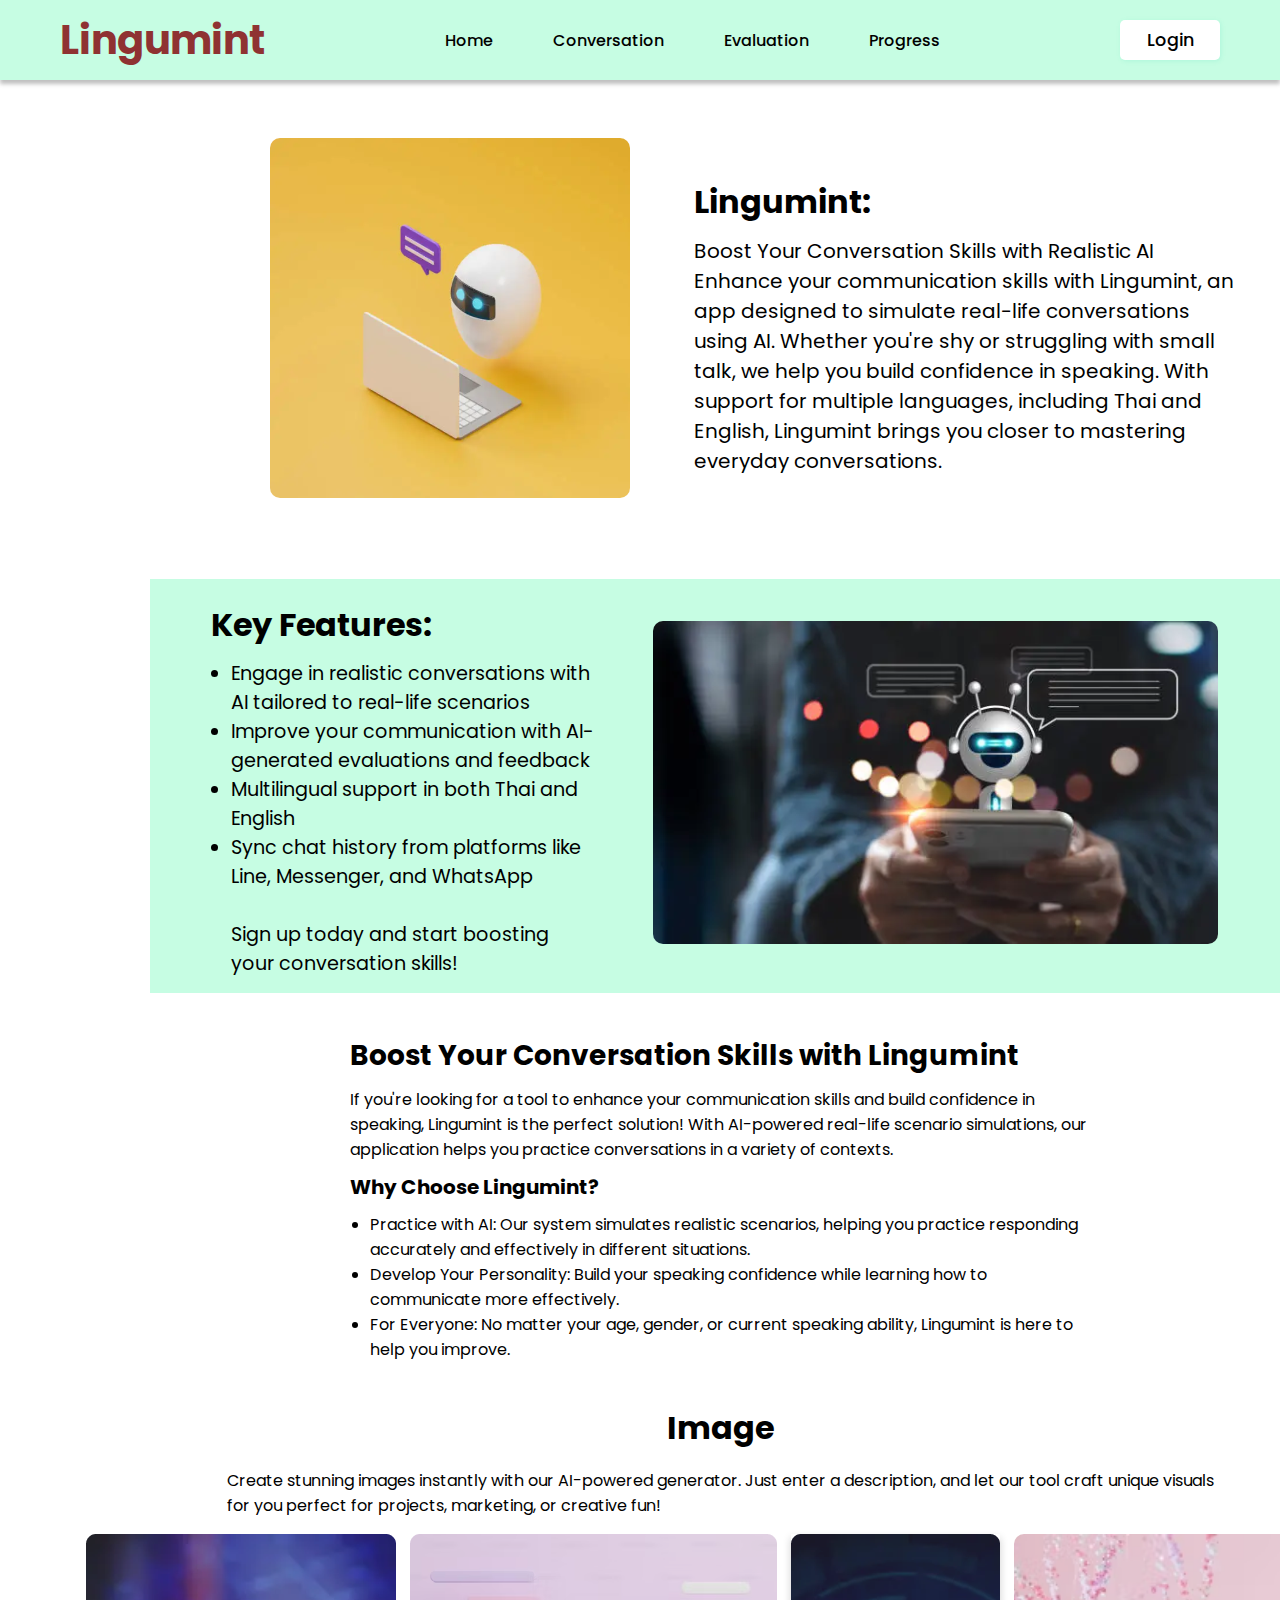
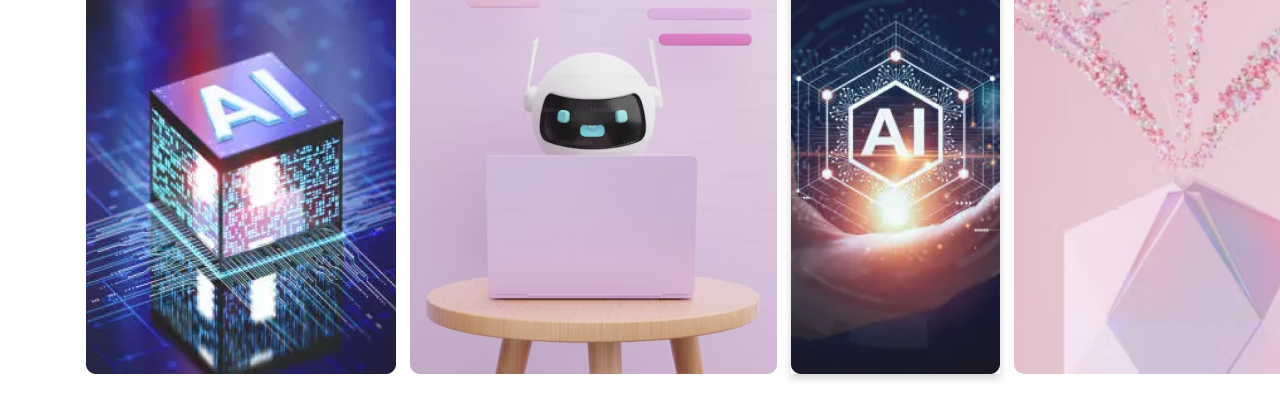
<file: index.html>
<!DOCTYPE html>
<html lang="en">
<head>
    <meta charset="UTF-8">
    <meta name="viewport" content="width=device-width, initial-scale=1.0">
    <title>Lingumint</title>
    <link rel="stylesheet" href="css/index.css">
    <link rel="stylesheet" href="https://site-assets.fontawesome.com/releases/v6.5.1/css/all.css">
    <link rel="icon" href="img/logoLingumint.webp">
</head>
<body>
    <header> <!--Header-->
        <nav>
            <div class="nav-con">
                <div class="logo">
                    <a href="index.html"><p>Lingumint</p></a>
                </div>
                    <ul class="menu">
                            
                        <li><a href="index.html">Home</a></li>
                        <li><a href="conversation.html">Conversation </a></li>
                        <li><a href="evaluation.html">Evaluation </a></li>
                        <li><a href="#">Progress</a></li>
                    </ul>
                    
                    <div class="login-btn" id="login-btn" onclick="LoginForm()">
                        <button  type="button" > Login </button>
                    </div>
                    <div id="user-profile"
                    class="user-profile">
                       <a href="UserProfile.html"><i class="fa-regular fa-user"></i></a> 
                    </div>

            </div> <!--End of nav-con-->
        </nav>
    </header> <!--End of Header-->

    <section>  <!-- Section 1-->
        <div class="container">
            <div class="overview">
                <section class="overview-box">
                    <div class="overview-img-box">
                        <img src="img/Helperbot 1.svg" alt="">
                    </div>
                        
                            <div class="overview-text-box">
                                <h4>Lingumint:</h4>
                                    <p> Boost Your Conversation Skills with Realistic AI Enhance your communication skills with Lingumint, an app designed to simulate real-life conversations using AI. Whether you're shy or struggling with small talk, we help you build confidence in speaking. With support for multiple languages, including Thai and English, Lingumint brings you closer to mastering everyday conversations.</p>
                            </div>
                </section>
            </div>

            <div class="feature">
                <div class="feature-box">
                     <div class="feature-text-box">
                        <h4>Key Features:</h4>
                        <ul class="feature-list">
                            <li>Engage in realistic conversations with AI  tailored to real-life scenarios </li>
                            <li>Improve your communication with AI-generated  evaluations and feedback</li>
                            <li>Multilingual support in both Thai and English</li>
                            <li> Sync chat history from platforms like Line, Messenger, and WhatsApp</li>
                            <br>
                            <p>Sign up today and start boosting <br>
                                your conversation skills!</p>
                        </ul>
                     </div>
                     <div class="feature-img-box">
                        <img src="img/chatbot 1.svg" alt="">
                    </div>
                </div>
            </div>

            <div class="conversation">
                <div class="conver-box">
                    <div class="conver-box-text">
                        <h4>Boost Your Conversation Skills with Lingumint</h4>
                        <p> If you're looking for a tool to enhance your communication skills and build confidence in speaking, Lingumint is the perfect solution! With AI-powered real-life scenario simulations, our application helps you practice conversations in a variety of contexts.</p>
                        <h5>Why Choose Lingumint?</h5>
                            <ul class="conver-list">
                                <li> Practice with AI: Our system simulates realistic scenarios, helping you practice responding accurately and effectively in different situations.</li>
                                <li> Develop Your Personality: Build your speaking confidence while learning how to communicate more effectively.</li>
                                <li> For Everyone: No matter your age, gender, or current speaking ability, Lingumint is here to help you improve.</li>
                            </ul>
                    </div>
                </div>
            </div>
        </div>
    </section> <!-- End of Section 1-->

    <section>   <!-- Section 2-->
        <div class="container">
            <div class="img-head">
                <h3>Image</h3>
            </div>

            <div class="img-description">
                <p>Create stunning images instantly with our AI-powered generator.  Just enter a description, and let our tool craft unique visuals <br> for you perfect for projects, marketing, or creative fun!</p>
            </div>
            
            <div class="img-box">
                <img src="img/AIBlock.png" alt="" class="img-card1">
                <img src="img/chatpink.png" alt="" class="img-card2">
                <img src="img/AI Int.png" alt="" class="img-card3">
                <img src="img/3Dcell.png" alt="" class="img-card4">
            </div>
        </div>
    </section>  <!-- End of Section 2-->

    <script src="js/login.js"></script>
</body>
</html>
</file>
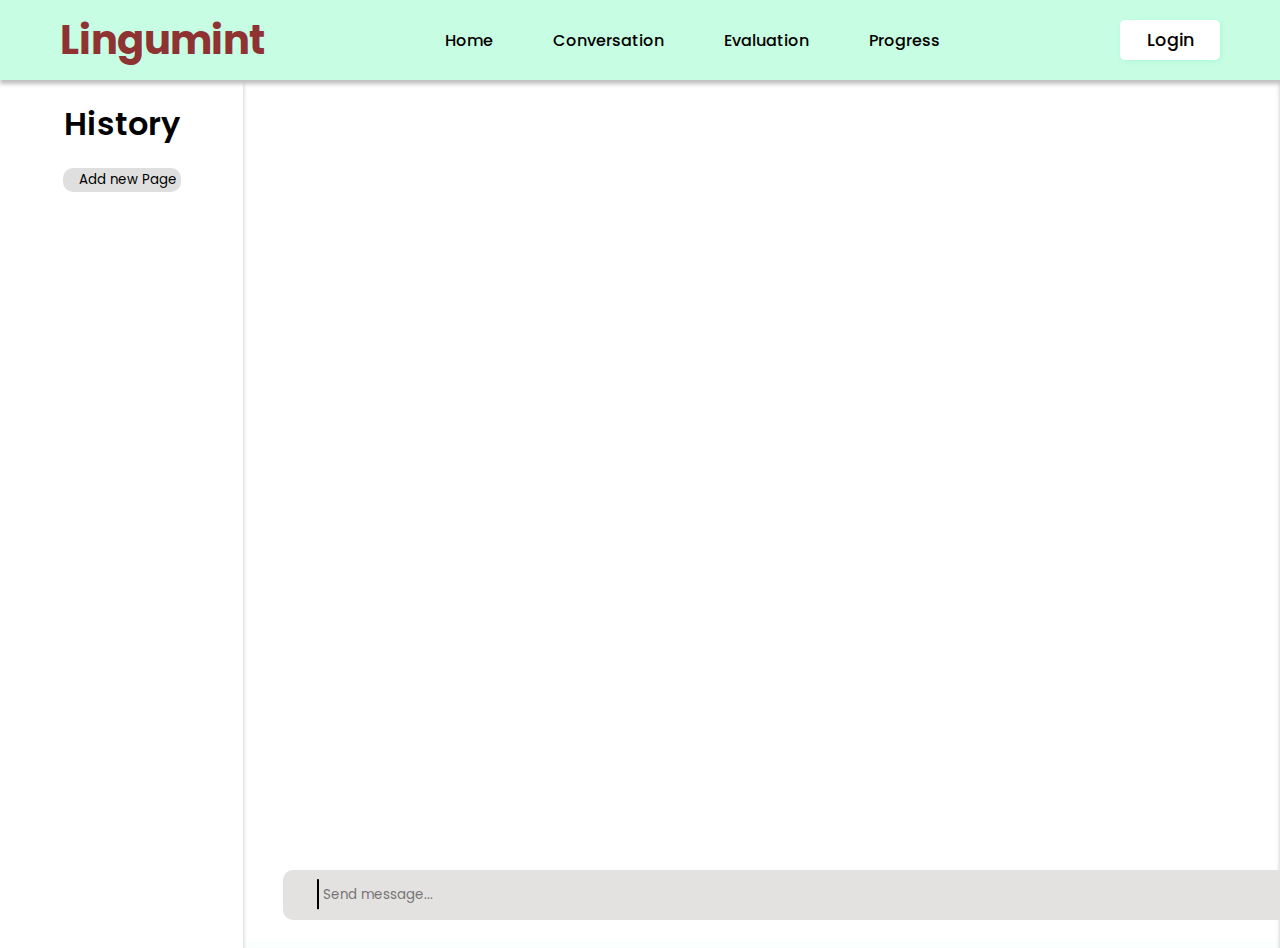
<file: conversation.html>
<!DOCTYPE html>
<html lang="en">
<head>
    <meta charset="UTF-8">
    <meta name="viewport" content="width=device-width, initial-scale=1.0">
    <title>Lingumint</title>
    <link rel="stylesheet" href="css/conversation.css">
    <link rel="stylesheet" href="https://site-assets.fontawesome.com/releases/v6.5.1/css/all.css">
    <link rel="icon" href="img/logoLingumint.webp">
</head>
<body>
    <header> <!--Header-->
        <nav>
            <div class="nav-con">
                <div class="logo">
                    <a href="index.html"><p>Lingumint</p></a>
                </div>
                    <ul class="menu">
                            
                        <li><a href="index.html">Home</a></li>
                        <li><a href="conversation.html">Conversation </a></li>
                        <li><a href="evaluation.html">Evaluation </a></li>
                        <li><a href="#">Progress</a></li>
                    </ul>
                    
                    <div class="login-btn" id="login-btn" onclick="LoginForm()">
                        <button  type="submit" > Login </button>
                    </div>
                    <div id="user-profile"
                    class="user-profile">
                       <a href="UserProfile.html"><i class="fa-regular fa-user"></i></a> 
                    </div>

            </div> <!--End of nav-con-->
        </nav>
    </header> <!--End of Header-->

    <section class="conver-con">
        <div class="history-con">
            <div class="history-title">
                <h3>History</h3>
            </div>
            <button id="addnew-page" class="addnew-page" type="submit"><i class="fa-solid fa-plus "></i>Add new Page</button>
            <ul id="chat-room-list" class="chat-room-list">
                <!-- Chat rooms will be dynamically generated here -->
            </ul> 
        </div>
    
        <div class="chat-con" >
            <div class="display-box" id="display-box"></div>
    
            <form id="chat-form" class="chat-form">
                <button id="clip" class="clip" type="button"><i class="fa-solid fa-paperclip fa-rotate-by"
                        style="--fa-rotate-angle: -45deg;"></i></button>
    
                <hr>
                <input id="message-input" type="text" placeholder="Send message..." required>
    
                <button id="send" class="send" type="submit"><i class="fa-regular fa-location-arrow fa-rotate-by"
                        style="--fa-rotate-angle: 45deg;"></i></button>
            </form>
        </div>
    </section>

    <script src="js/login.js"></script>
    <script src="js/chat.js"></script>
</body>
</html>
</file>
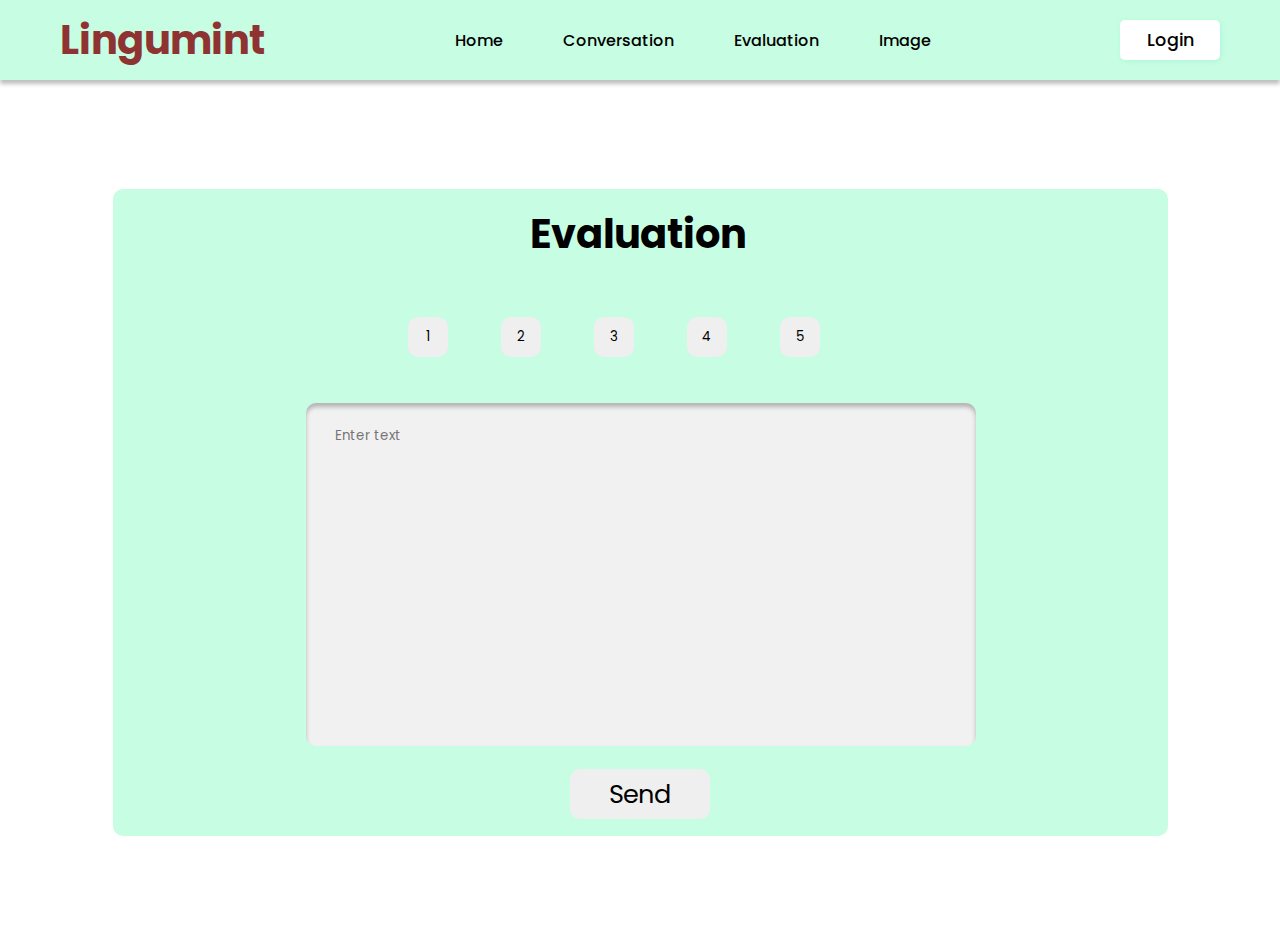
<file: evaluation.html>
<!DOCTYPE html>
<html lang="en">
<head>
    <meta charset="UTF-8">
    <meta name="viewport" content="width=device-width, initial-scale=1.0">
    <title>Lingumint</title>
    <link rel="stylesheet" href="css/evaluation.css">
    <link rel="stylesheet" href="https://site-assets.fontawesome.com/releases/v6.5.1/css/all.css">
    <link rel="icon" href="img/logoLingumint.webp">
</head>
<body>
    <header> <!--Header-->
        <nav>
            <div class="nav-con">
                <div class="logo">
                    <a href="index.html"><p>Lingumint</p></a>
                </div>
                    <ul class="menu">
                            
                        <li><a href="index.html">Home</a></li>
                        <li><a href="conversation.html">Conversation </a></li>
                        <li><a href="evaluation.html">Evaluation </a></li>
                        <li><a href="index.html#img-box">Image</a></li>
                    </ul>
                    
                    <div class="login-btn" id="login-btn" onclick="LoginForm()">
                        <button  type="submit" > Login </button>
                    </div>
                    <div id="user-profile"
                    class="user-profile">
                       <a href="UserProfile.html"><i class="fa-regular fa-user"></i></a> 
                    </div>

            </div> <!--End of nav-con-->
        </nav>
    </header> <!--End of Header-->

    <section>
        <form action="" id="evaluation-box" class="evaluation-box">
            <h2>Evaluation</h2>

            <div class="rate-score">
                <button id="rate1" type="button" value="1">1</button>
                <button id="rate2" type="button" value="2">2</button>
                <button id="rate3" type="button" value="3">3</button>
                <button id="rate4" type="button" value="4">4</button>
                <button id="rate5" type="button" value="5">5</button>
            </div>

            <textarea type="text" class="feedback" id="feedback" placeholder="Enter text" rows="5" cols="50"></textarea>
        
            <button type="button" id="sending" class="sending">Send</button>

            <div id="overlay" class="overlay"></div>

            <div id="showpopup" class="showpopup">
                <span>Thank you!</span>
                <span>Thanks for submittings your  Evaluation </span>
                <span>have a good day </span>
                <img class="smile" src="img/Smile.svg" alt="">

                <button id="close-popup" class="close-popup" type="submit">OK</button>
            </div>
        </form>
    </section>

    <script src="js/login.js"></script>
    <script src="js/evaluation.js"></script>
</body>
</html>
</file>
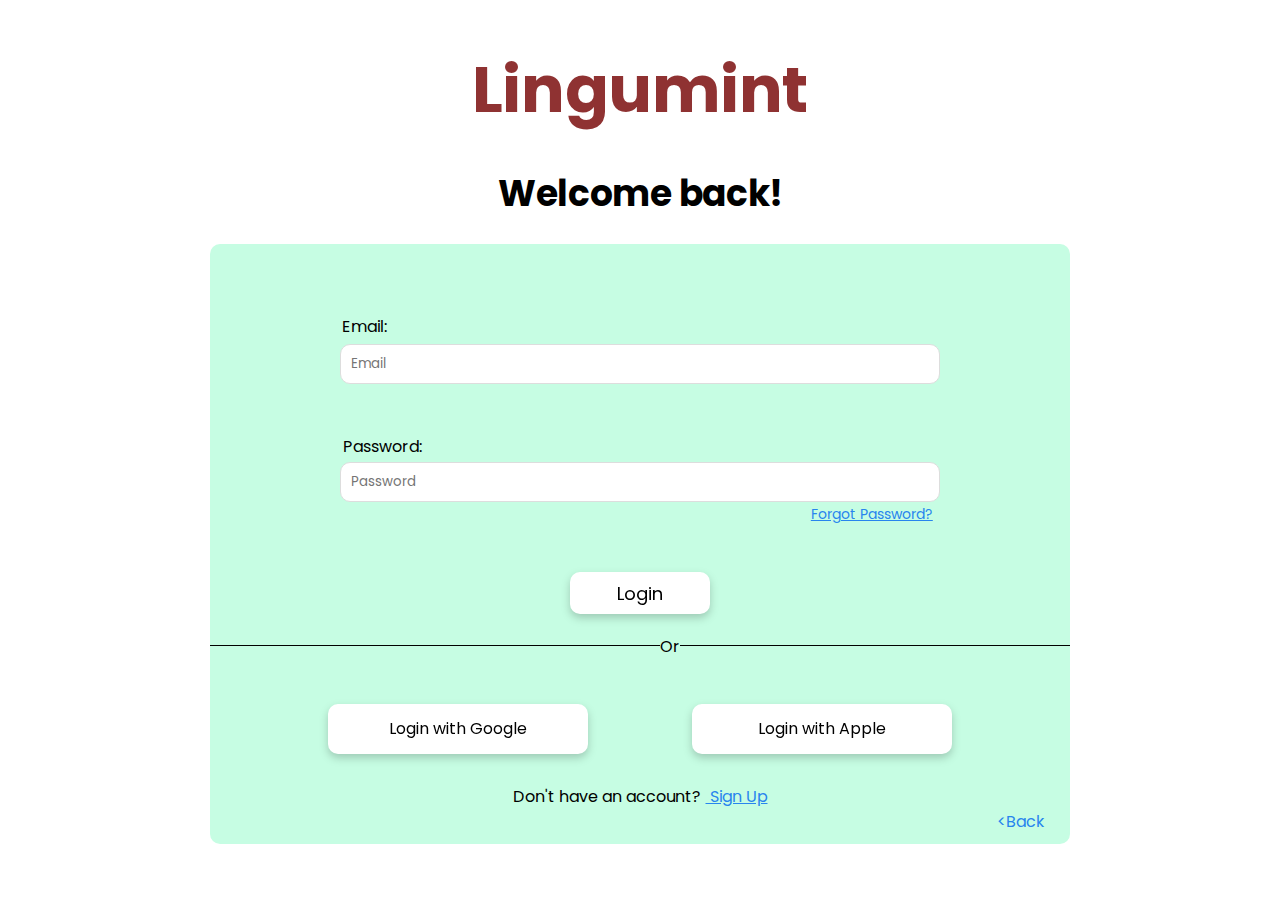
<file: login.html>
<!DOCTYPE html>
<html lang="en">
<head>
    <meta charset="UTF-8">
    <meta name="viewport" content="width=device-width, initial-scale=1.0">
    <title>Lingumint</title>
    <link rel="stylesheet" href="css/login.css">
    <link rel="stylesheet" href="https://site-assets.fontawesome.com/releases/v6.5.1/css/all.css">
    <link rel="icon" href="img/logoLingumint.webp">
  
</head>
<body>
    <div class="container">
        <h1 class="Lingumint">
            Lingumint 
        </h1>
    </div>
    <div class="container">
        <h2 class="welcome">Welcome back!</h2>
    </div>
        <form action="" id="login-form" class="login-form">
                <label class="mail">Email:</label>
                <input id="login-email" class="email" type="email" placeholder="Email" required>
                <label class="pass">Password:</label>  
                <input id="login-password" class="password" type="password" placeholder="Password" required>
            <a href="Resetpassword.html" class="forgot"> Forgot Password? </a>
            <button type="submit" class="loggedin" id="login-btn">Login</button>

            <div class="line">
                <p>Or</p>
            </div>

            <div class="social-login-btn">
                <a href="" class="google"><i class="fa-brands fa-google"></i>  Login with Google</a>
                <a href="" class="apple"><i class="fa-brands fa-apple"></i>  Login with Apple</a>
            </div>
            <p>Don't have an account?<a href="signup.html"> Sign Up</a></p>

            <div class="back">
                <a href="index.html"><span><</span>Back </a>
            </div>
        </form>
    
        <script src="js/login.js"></script>
        <script src="js/localstorage.js"></script>
</body>
</html>
</file>
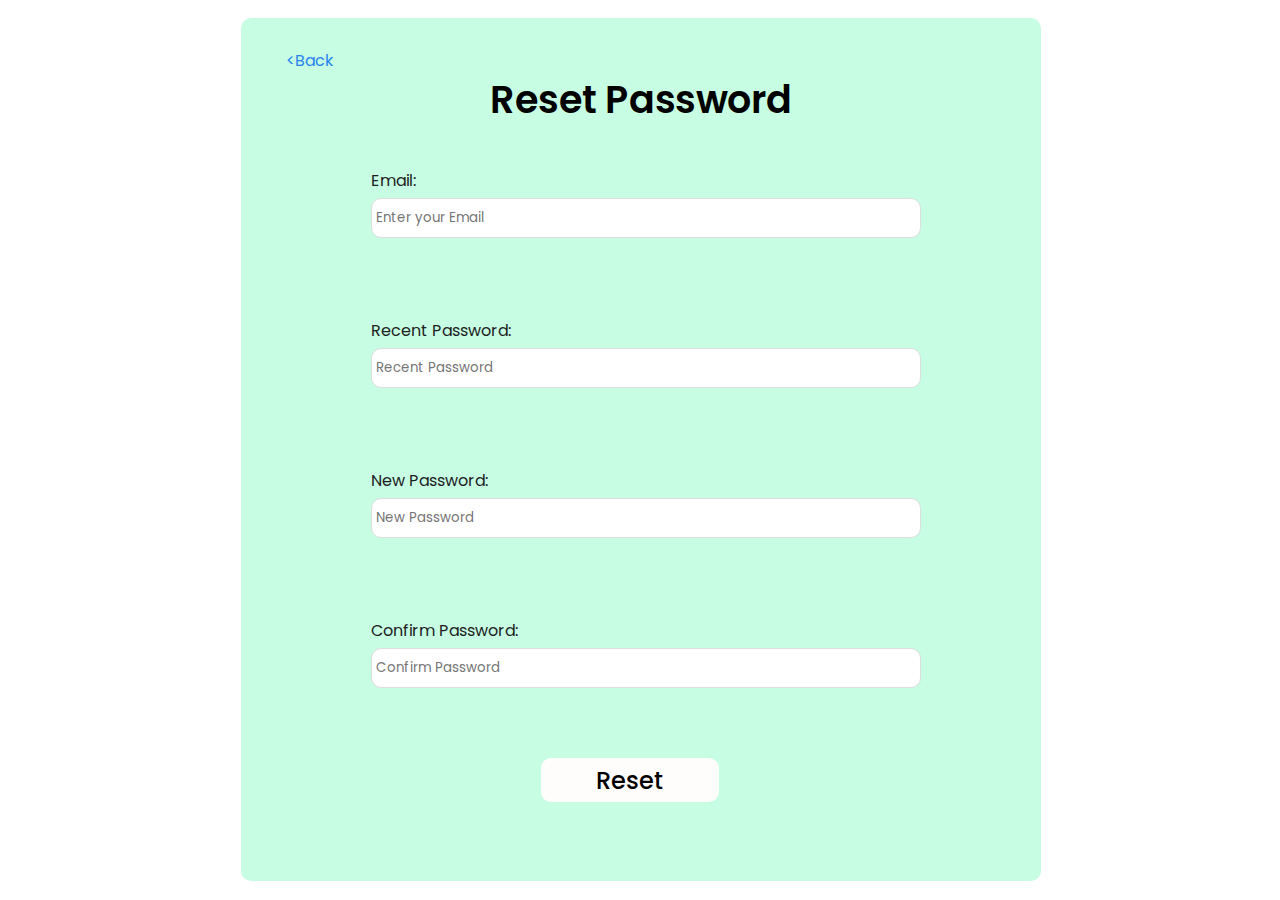
<file: Resetpassword.html>
<!DOCTYPE html>
<html lang="en">
<head>
    <meta charset="UTF-8">
    <meta name="viewport" content="width=device-width, initial-scale=1.0">
    <title>Lingumint</title>
    <link rel="stylesheet" href="/css/Resetpassword.css">
    <link rel="stylesheet" href="https://site-assets.fontawesome.com/releases/v6.5.1/css/all.css">
    <link rel="icon" href="img/logoLingumint.webp">
</head>

<body>
    <div class="container">
        <form id="Reset-Form" class="Reset-Form">
            <h1 class="reset-header">
                Reset Password
            </h1>
            <ul>
                <label class="Labelemail">Email:</label>
                <input id="Email" class="Email" type="text" placeholder="Enter your Email" >
                <label class="Labelpass">Recent Password:</label>
                <input id="recentPassword" class="Password" type="password" placeholder="Recent Password" >
                <label class="LabNewpass">New Password:</label>
                <input id="NewPass" class="NewPass" type="password" placeholder="New Password">
                <label class="LabConfirmpass">Confirm Password:</label>
                <input id="ConfirmPass" class="ConfirmPass" type="password" placeholder="Confirm Password" >

                <a href="index.html"><button  type="submit" class="Reset" >Reset</button></a>
            </ul>
            
            <div class="back">
                <a href="login.html"><span><</span>Back </a>
            </div>
        </form>
    </div>
    <script src="js/resetpass.js"></script>
</body>
</html>
</file>
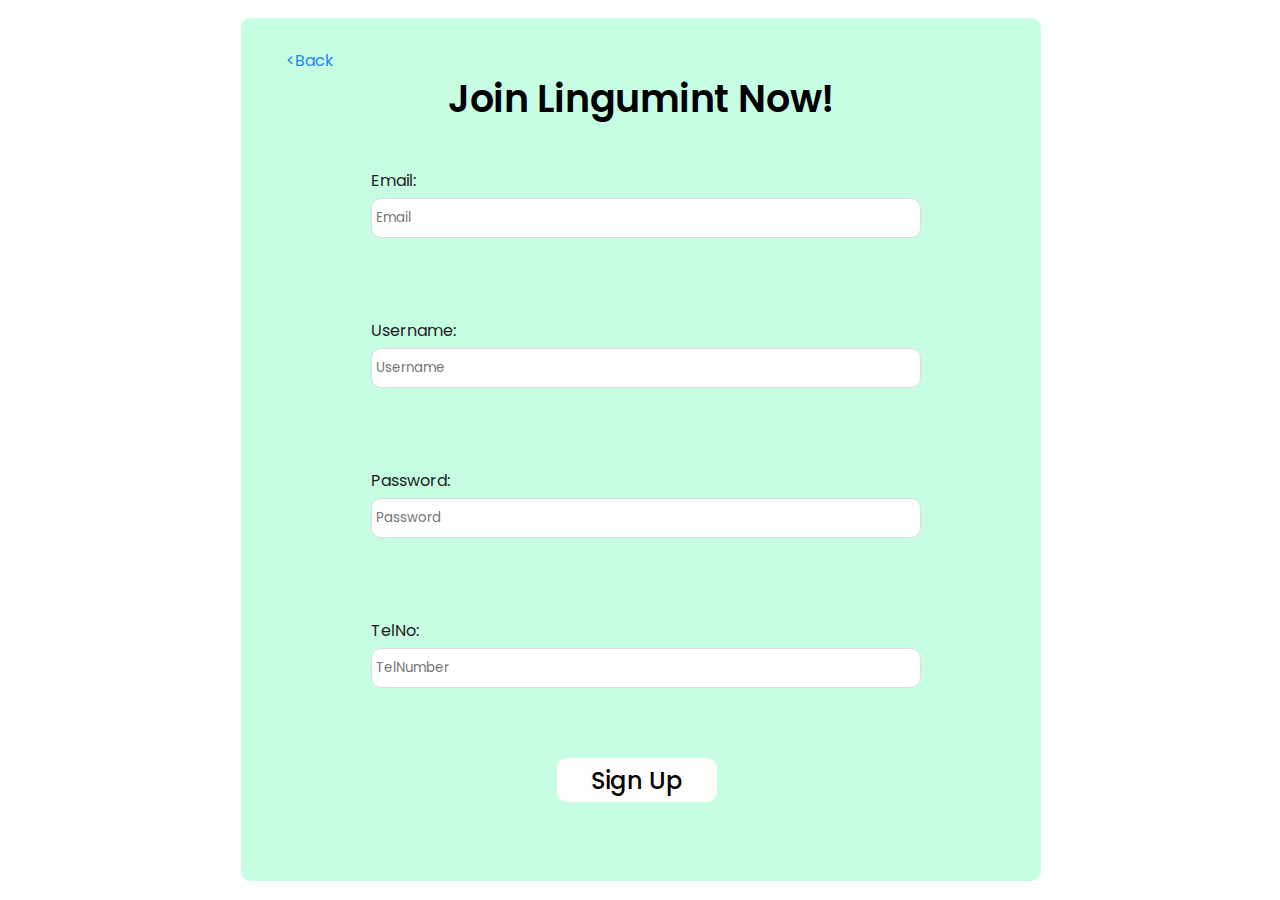
<file: signup.html>
<!DOCTYPE html>
<html lang="en">
<head>
    <meta charset="UTF-8">
    <meta name="viewport" content="width=device-width, initial-scale=1.0">
    <title>Lingumint</title>
    <link rel="stylesheet" href="css/signup.css">
    <link rel="stylesheet" href="https://site-assets.fontawesome.com/releases/v6.5.1/css/all.css">
    <link rel="icon" href="img/logoLingumint.webp">
</head>
<body>
    <div class="container">
        <form action="submit" class="signup-Form" id="signup-Form">
            <ul>
                <h1 class="signup-header">
                    Join Lingumint Now!
                </h1>
            
                <label for="email" class="Labelemail">Email:</label>
                <input id="createEmail" class="Email" type="text" placeholder="Email" required>

                <label for="username" class="Labelname">Username:</label>
                <input id="createUsername" class="username" type="text" placeholder="Username" required>

                <label for="password" class="Labelpass">Password:</label>
                <input id="createPassword" class="Password" type="password" placeholder="Password" required>
                
                <label for="telNo" class="LabelTel">TelNo:</label>
                <input id="createTelNumber" class="TelNo" type="tel" placeholder="TelNumber" required >

                <button type="submit" class="Signup" >Sign Up</button>

                <div class="back">
                    <a href="login.html"><span><</span>Back </a>
                </div>
            </ul>
        </form>
    </div>

    <script src="js/login.js"></script>
    <script src="js/localstorage.js"></script>

</body>
</html>
</file>
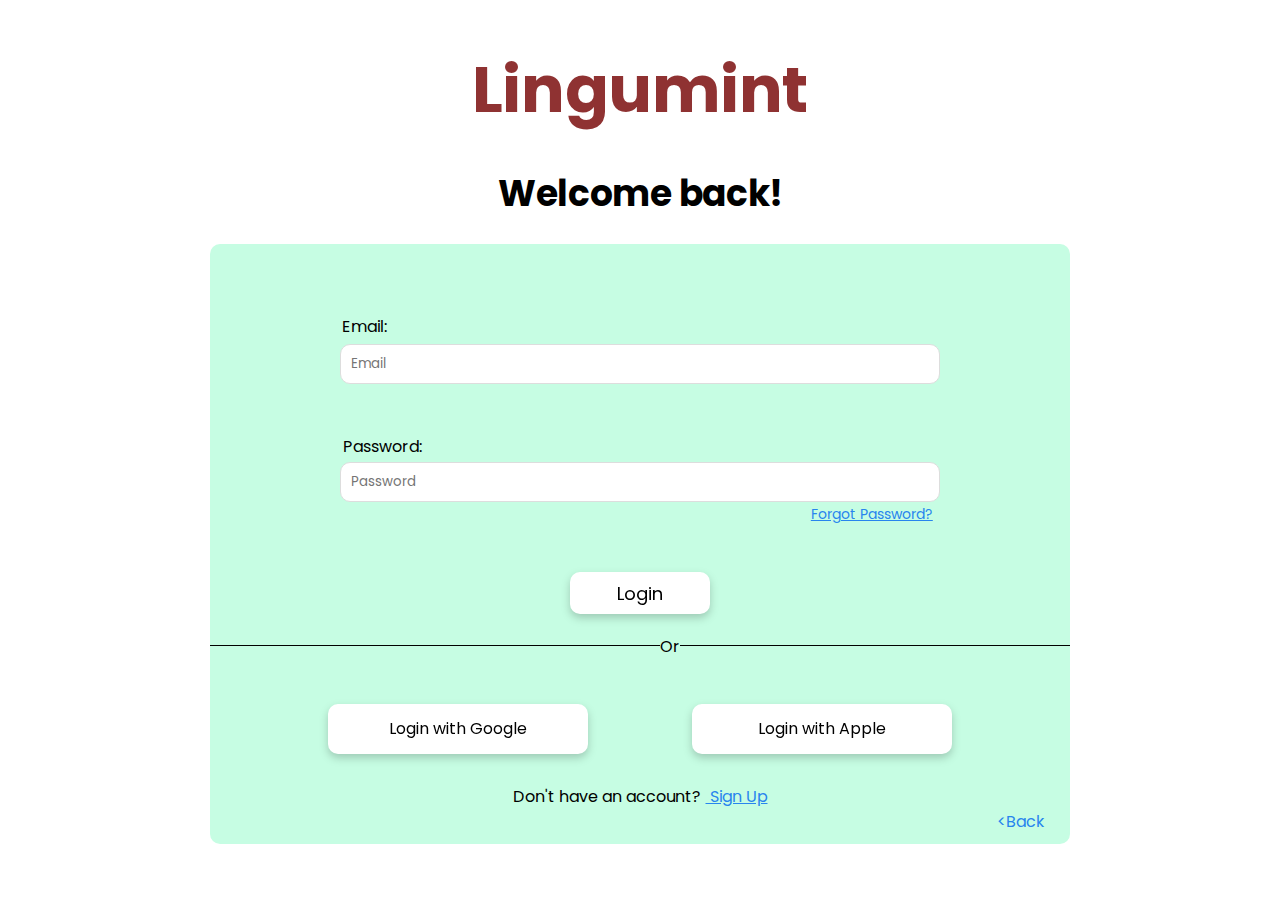
<file: UserProfile.html>
<!DOCTYPE html>
<html lang="en">

<head>
    <meta charset="UTF-8">
    <meta name="viewport" content="width=device-width, initial-scale=1.0">
    <title>UserProfile</title>
    <link rel="stylesheet" href="css/UserProfile.css">
    <link rel="stylesheet" href="https://site-assets.fontawesome.com/releases/v6.5.1/css/all.css">
</head>

<body>
    <div class="container">
        <form class="profile-form" id="profile-form">
            <div class="profile-header">
                <h1>Profile</h1>
            </div>
            <ul>
                <div id="user-profile" class="user-profile">
                    <i class="fa-regular fa-user"></i>
                </div>
                <label class="edit-label-user" for="user">Username:</label>
                <input class="edit-User" id="edit-User" type="text" required disabled>

                <label class="edit-label-email" for="email">Email:</label>
                <input class="edit-Email" id="edit-Email" type="email" required disabled>

                <label class="edit-label-telNo" for="tel">TelNumber:</label>
                <input class="edit-Tel" id="edit-Tel" type="tel" required disabled>

                <label class="edit-label-status" for="status">Status:</label>
                <input class="edit-Status" id="edit-Status" type="text" required disabled>

                <div class="back">
                    <a href="index.html"><span>
                            <</span>Back </a>
                </div>

                    <button class="signout" id="logout-btn" type="submit">Sign Out</button>

                    <button  class="edit-btn" id="edit-btn" type="button">Edit Profile</button>

                <button id="save-btn" class="save-btn" type="submit">Save</button>
                <button id="cancel-btn" class="cancel-btn" type="button">Cancel</button>
            </ul>
        </form>
    </div>

    <script src="js/login.js"></script>
    <script src="js/profile.js"></script>
</body>

</html>
</file>
<file: css/index.css>
@import url('https://fonts.googleapis.com/css2?family=Poppins:ital,wght@0,100;0,200;0,300;0,400;0,500;0,600;0,700;0,800;0,900;1,100;1,200;1,300;1,400;1,500;1,600;1,700;1,800;1,900&display=swap');
*{
    margin: 0;
    padding: 0;
    box-sizing: border-box;
    font-family: 'Poppins','serif';
}
body{
    overflow: scroll;
}
.container{
    min-width: 1440px;
    /* min-height: 2000px; */
    margin: 0 auto;
    /* border: 1px solid #000000; */
}
nav{
    background-color: #C6FDE3;
    box-shadow: 0px 4px 4px rgba(0, 0, 0, 0.25);
} 
.nav-con{
    display: flex;
    height: 80px;
    align-items: center;
    justify-content: space-between;
    /* border: 1px solid #8F3232; */
    padding: 10px 60px;
}
.logo{
    display: flex;
    font-size: 40px;
    font-weight: 700;
    font-family: 'Poppins', sans-serif;
    color: #8F3232;
    align-items: center;
    
    & a{
        text-decoration: none !important;
        color: #8F3232;
    }

}
.menu {
    display: flex;
    list-style: none;
    font-weight: 500;
}

.menu li a{
    text-decoration: none;
    margin: 0 30px;
    color: #000000; 
}
.menu li a:hover{
    color: #8F3232;
    border-bottom: 2px solid #8F3232;
    transition: initial .5s;
}

.login-btn {
    display: flex;
    align-items: center;
    justify-content: center;
    color: #000000;
    width: 100px;
    height: 40px;
    border-radius: 5px;
    background-color: #FFFFFF;
    cursor: pointer;
    box-shadow: 1px 1px 4px rgba(104, 226, 196, 0.25);

    & button {
        cursor: pointer;
        font-weight: 500;
        border: none;
        font-size: 1.1rem;
        background-color: transparent;
    }

    &:hover {
        background-color: #dddddd;
        transform: scale(1.1);
        transition: .5s ease-out;
    }
}

.user-profile{
    background-color: #F5F5F5;
    border-radius: 100%;
    width: 42px;
    height: 42px;
    align-items: center;
    justify-content: center;
    cursor: pointer;

    & i{
        color: #000;
        font-size: 1.2rem;
    }
}





@keyframes flipimg {
    0% {
        transform: rotateY(0deg);
    }
    100% {
        transform: rotateY(180deg);
    }
}

/* Overview */
.overview{
    padding: 16px 12px;
}

.overview-box{
    display: flex;
    align-items: center;
    justify-content: center;
}
.overview-box h4{
    font-weight: bold;
    font-size: 32px;
    margin: 10px 0;
}
.overview-box img{
    padding: 42px 64px;
    cursor: pointer;

    &:hover {
        animation: flipimg 2s 0.5s;
    }
}
.overview-text-box{
    width: 540px;
    font-size: 20px;
}
/* Feature */
.feature{
    padding: 16px 12px;
}

.feature-box{
    display: flex;
    align-items: center;
    justify-content: center;
    background-color: #C6FDE3;
    width: 1140px;
    margin: 0 auto;
}

.feature-box h4{
    font-weight: bold;
    font-size: 2rem;
    margin: 10px 0;
    display: flex;
    justify-content: flex-start;
}

.feature-box img{
    padding: 42px;
    object-fit: cover;
    object-position: center;
    width: 100%;
}

.feature-text-box{
    padding: 0 0 0 30px;
    width: 430px;
    height: 390px;
    font-size: 1.2rem;
    color: #000000;

}

.feature-list{
    margin: 10px 0;
    padding-left: 20px;
    width: 400px;
    
}
/* Conversation */
.conversation{
    padding: 16px 12px;
    display: flex;
    align-items: center;
    justify-content: center;
}
.conver-box{
    width: 740px;
}
.conver-box h4{
    font-weight: bold;
    font-size: 28px;
    margin: 10px 0;
}
.conver-box h5{
    font-weight: bold;
    font-size: 20px;
    margin: 10px 0;

}

.conver-box p{
    margin: 10px 0;
}
.conver-list{
    padding-left: 20px;
    margin: 10px 0;
}
.img-head h3{
    display: flex;
    align-items: center;
    justify-content: center;
    font-size: 2rem;
    padding: 16px 12px;
    
}

.img-description p{
    display: flex;
    justify-content: center;
    align-items: center;
    font-size: 1rem;
    padding: 0 12px 16px;
}

.img-box{
    display: flex;
    gap: 14px;
    padding: 0 12px;
    align-items: center;
    justify-content: center;
    margin: 0 0 40px;

    & .img-card1{
        display: flex;
        cursor: pointer;
        opacity: 0.9;
        &:hover{
            transform: scale(1.05);
            transition: 0.3s ease-out;
            opacity: 1;
    
        }

        
    }
    
    & .img-card2{
        cursor: pointer;
        opacity: 0.9;

        &:hover{           
            transform: scale(1.05);
            transition: 0.3s ease-out;
            opacity: 1;

        }
    }

    & .img-card3{
        cursor: pointer;
        opacity: 0.9;
        box-shadow: 0 4px 8px 0 rgba(0, 0, 0, 0.2);

        &:hover{
            transform: scale(1.05);
            transition: 0.3s ease-out;
            opacity: 1;

        }
    }

    & .img-card4{
        cursor: pointer;
        border-radius: 10px;
        width: 340px;
        height: 440px;
        object-fit: cover;
        object-position: center;
        opacity: 0.9;

        &:hover{
            transform: scale(1.05);
            transition: 0.3s ease-out;
            opacity: 1;

        }
    }
}
/* End of img-box */
</file>
<file: css/conversation.css>
@import url('https://fonts.googleapis.com/css2?family=Poppins:ital,wght@0,100;0,200;0,300;0,400;0,500;0,600;0,700;0,800;0,900;1,100;1,200;1,300;1,400;1,500;1,600;1,700;1,800;1,900&display=swap');
*{
    margin: 0;
    padding: 0;
    box-sizing: border-box;
    font-family: 'Poppins','serif';

}

body{
    /* overflow: scroll; */
    height:880px;
}
.container{
    min-width: 1440px;
    /* min-height: 2000px; */
    margin: 0 auto;
    /* border: 1px solid #000000; */
}
nav{
    background-color: #C6FDE3;
    box-shadow: 0px 4px 4px rgba(0, 0, 0, 0.25);
} 
.nav-con{
    display: flex;
    height: 80px;
    align-items: center;
    justify-content: space-between;
    /* border: 1px solid #8F3232; */
    padding: 10px 60px;
}
.logo{
    z-index: 100;
    display: flex;
    font-size: 40px;
    font-weight: 700;
    font-family: 'Poppins', sans-serif;
    color: #8F3232;
    align-items: center;
    
    & a{
        text-decoration: none !important;
        color: #8F3232;
    }

}
.menu {
    display: flex;
    list-style: none;
    font-weight: 500;
}

.menu li a{
    text-decoration: none;
    margin: 0 30px;
    color: #000000; 
}
.menu li a:hover{
    color: #8F3232;
    border-bottom: 2px solid #8F3232;
    transition: initial .5s;
}

.login-btn {
    display: flex;
    align-items: center;
    justify-content: center;
    color: #000000;
    width: 100px;
    height: 40px;
    border-radius: 5px;
    background-color: #FFFFFF;
    cursor: pointer;
    box-shadow: 1px 1px 4px rgba(104, 226, 196, 0.25);

    & button {
        cursor: pointer;
        font-weight: 500;
        border: none;
        font-size: 1.1rem;
        background-color: transparent;
    }

    &:hover {
        background-color: #dddddd;
        transform: scale(1.1);
        transition: .5s ease-out;
    }
}

.user-profile{
    background-color: #F5F5F5;
    color: #000;
    border-radius: 100%;
    width: 42px;
    height: 42px;
    display: flex;
    align-items: center;
    justify-content: center;
    cursor: pointer;
    & i{
        color: #000;
        font-size: 1.2rem;
    }
}
.conver-con{
    display: flex;
}

.history-con{
    width: 300px;
    height: 868px;
    display: flex;
    flex-direction: column;
    align-items: center;


    & .chat-room-list{
        list-style: none;
        padding: 20px;
        display: block;
    }
    & .chat-room-list li {
        padding: 10px;
        border-bottom: 1px solid #ccc;
        cursor: pointer;
    }
    
    & .chat-room-list li:hover {
        background-color: #ddd;
    }

    & .history-title h3{
        display: flex;
        align-items: center;
        justify-content: center;
        font-size: 2rem;
        font-weight: 600;
        padding: 20px 10px;
    }

    & .addnew-page{
        display: flex;
        align-items: center;
        justify-content: center;
        padding:2px 4px;
        cursor: pointer;
        background-color: #dfdfdf;
        border: none;
        border-radius: 10px;
        
        & i{
            background-color: transparent;
            border: none;
            display: flex;
            justify-content: center;
            align-items: center;
            padding: 8px 6px;
            cursor: pointer;
           
        }

        &:hover{
            background-color: #c2c2c2;
            transition: all .5s;
        }
    }
}

.chat-con{
    display: flex;
    width: 100%;
    height:868px;
    box-shadow: inset 0px 4px 4px rgba(0, 0, 0, 0.25);
    background-color: #FBFFFE;
    position: relative;

    & hr{
        height: 30px;
        border: 1px solid #000000;
        position: absolute;
        left: 74px;
        transform: translateY(4%);
        bottom: 40px;
        z-index: 1;

    }

    & .display-box{
        width: 100%;
        height:860px;
        display: block;
        flex-direction: row;
        align-items: flex-start;
        justify-content: center;
        padding: 2rem 5rem;
        background-color: #ffffff;
        position: relative;
        box-shadow: inset 0px 4px 4px rgba(0, 0, 0, 0.25);
        overflow-x: scroll;

        & .message {
            margin: 1.3rem 0;
            padding: .4rem;

        }
        & .user-message{
            text-align: right;
            color: blue;
        }
        
        & .bot-message {
            text-align: left;
            color: green;
        }
    }

    /* & .chat-form{
        display: flex;
        align-items: center;
        justify-content: center;
        position: relative;
        left: 10px;
        bottom: -92%;
        width: 1200px;
        height: 80px;
        background-color: #FBFFFE;
    } */

    & .chat-form input{  
        position: absolute;
        width: 1540px;
        height: 50px;
        left: 40px;
        transform: translateY(4%);
        bottom: 30px;
        padding: 12px 40px;
        border-radius: 10px;
        background-color: #e4e1e1;
        border: none;
    }

    & .send{
        display: flex;
        align-items: center;
        justify-content: center;
        font-size: 1.6rem;
        position: absolute;
        width: 30px;
        height: 30px;
        right: 100px;
        transform: translateY(10%);
        bottom: 4.75%;
        padding: 12px;
        border: none;
        background-color: transparent;
        color: #000;
        cursor: pointer;
        
    }

    & .clip{
        display: flex;
        align-items: center;
        justify-content: center;
        font-size: 1.6rem;
        position: absolute;
        width: 40px;
        height: 30px;
        left: 40px;
        transform: translateY(10%);
        bottom: 40px;
        padding: 12px;
        border: none;
        background-color: transparent;
        cursor: pointer;
        z-index: 1;

    }
}
button {
    background-color: transparent;
    border: none;
    
    & .delete{
        cursor: pointer;
        font-size: 1.2rem;
        padding: 8px 4px;

        &:hover{
            color: #747474;
        }

        }
}
</file>
<file: css/evaluation.css>
@import url('https://fonts.googleapis.com/css2?family=Poppins:ital,wght@0,100;0,200;0,300;0,400;0,500;0,600;0,700;0,800;0,900;1,100;1,200;1,300;1,400;1,500;1,600;1,700;1,800;1,900&display=swap');

* {
    margin: 0;
    padding: 0;
    box-sizing: border-box;
    font-family: 'Poppins', 'serif';
}

body {
    overflow: scroll;
}

.container {
    min-width: 1440px;
    /* min-height: 2000px; */
    margin: 0 auto;
    /* border: 1px solid #000000; */
}

nav {
    background-color: #C6FDE3;
    box-shadow: 0px 4px 4px rgba(0, 0, 0, 0.25);
}

.nav-con {
    display: flex;
    height: 80px;
    align-items: center;
    justify-content: space-between;
    /* border: 1px solid #8F3232; */
    padding: 10px 60px;
}

.logo {
    display: flex;
    font-size: 40px;
    font-weight: 700;
    font-family: 'Poppins', sans-serif;
    color: #8F3232;
    align-items: center;

    & a {
        text-decoration: none !important;
        color: #8F3232;
    }

}

.menu {
    display: flex;
    list-style: none;
    font-weight: 500;
}

.menu li a {
    text-decoration: none;
    margin: 0 30px;
    color: #000000;
}

.menu li a:hover {
    color: #8F3232;
    border-bottom: 2px solid #8F3232;
    transition: initial .5s;
}

.login-btn {
    display: flex;
    align-items: center;
    justify-content: center;
    color: #000000;
    width: 100px;
    height: 40px;
    border-radius: 5px;
    background-color: #FFFFFF;
    cursor: pointer;
    box-shadow: 1px 1px 4px rgba(104, 226, 196, 0.25);

    & button {
        cursor: pointer;
        font-weight: 500;
        border: none;
        font-size: 1.1rem;
        background-color: transparent;
    }

    &:hover {
        background-color: #dddddd;
        transform: scale(1.1);
        transition: .5s ease-out;
    }
}

.user-profile {
    background-color: #F5F5F5;
    color: #000;
    border-radius: 100%;
    width: 42px;
    height: 42px;
    align-items: center;
    justify-content: center;
    cursor: pointer;

    & i {
        color: #000;
        font-size: 1.2rem;
    }
}

.evaluation-box {
    width: 1055px;
    height: 647px;
    background-color: #C6FDE3;
    margin: 109px auto;
    border-radius: 10px;

    h2 {
        font-weight: 700;
        font-size: 2.5rem;
        padding: 15px 417px;
    }

    .rate-score {
        display: flex;
        align-items: center;
        justify-content: center;
        padding: 38px 0 0 0;

        button {
            width: 40px;
            height: 40px;
            border-radius: 10px;
            border: none;
            margin: 0 53px 0 0;
            cursor: pointer
        }

    }

    .feedback {
        display: flex;
        margin: 46px 193px;
        padding: 23px 29px;
        width: 670px;
        height: 343px;
        border-radius: 10px;
        border: none;
        box-shadow: inset 0px 4px 4px rgba(0, 0, 0, 0.25);
        background-color: #F2F1F1;
        resize: none;

    }
      

    .sending {
        position: relative;
        display: flex;
        align-items: center;
        justify-content: center;
        width: 140px;
        height: 50px;
        border-radius: 10px;
        border: none;
        font-weight: 400;
        font-size: 1.6rem;
        margin: -23px 457px;
        cursor: pointer;

        &:hover{
            background-color: #faf9f9;
        }
    }

    .overlay {
        display: none;
        /* Initially hidden */
        position: fixed;
        top: 0;
        left: 0;
        width: 100%;
        height: 100%;
        background-color: rgba(0, 0, 0, 0.5);
        /* Semi-transparent black background */
        z-index: 1;
        /* Lower than popup */
    }


    .showpopup {
        display: none;
        position: fixed;
        bottom: 190px;
        left: 29.5%;
        width: 786px;
        height: 480px;
        background-color: #ECEAEA;
        border-radius: 10px;
        box-shadow: 0px 4px 4px rgba(0, 0, 0, 0.25);
        z-index: 2;


        & span:nth-child(1) {
            font-size: 2.5rem;
            display: flex;
            align-items: center;
            justify-content: center;
            padding: 73px;
        }

        & span:nth-child(2) {
            display: flex;
            align-items: center;
            justify-content: center;
            font-size: 1.5rem;
        }

        & span:nth-child(3) {
            display: flex;
            align-items: center;
            justify-content: center;
            font-size: 1.5rem;
        }

        & .smile {
            display: flex;
            align-items: center;
            justify-content: center;
            padding: 12px 369px 42px;
        }

        & .close-popup {
            display: flex;
            align-items: center;
            justify-content: center;
            font-size: 1.5rem;
            width: 240px;
            height: 50px;
            background-color: #FCFEFF;
            border-radius: 10px;
            border: none;
            cursor: pointer;
            margin: 0 273px;
            &:hover{
                background-color: #faf9f9;
            }
        }
    }
}
.selected{
    background-color: #D9D9D9;
}
</file>
<file: css/login.css>
@import url('https://fonts.googleapis.com/css2?family=Poppins:ital,wght@0,100;0,200;0,300;0,400;0,500;0,600;0,700;0,800;0,900;1,100;1,200;1,300;1,400;1,500;1,600;1,700;1,800;1,900&display=swap');
* {
    padding: 0;
    margin: 0;
    box-sizing: border-box;
    font-family: 'Poppins','Regular';
    
}
.contrainer{  
    max-width: 1440px;
    margin: auto;
}
.Lingumint {
    height: 80px;
    align-items: center;
    justify-content: center;
    color: #8F3232;
    display: flex;
    letter-spacing: -0.43px;
    line-height: 22px;
    margin: 50px 0 0 0;
    font-size: 64px;

}

.welcome {
    height: 100px;
    align-items: center;
    justify-content: center;
    display: flex;
    color: #000000;
    margin: 14px 0 0 0;
    letter-spacing: -0.43px;
    line-height: 22px;
    font-size: 36px;

}

.login-form{
    position: relative;
    width: 860px;
    height: 600px;
    margin: 0 auto;
    display:flex;
    justify-content: center;
    background: #C6FDE3;
    border-radius: 10px;

    
    /* Email field*/
    & .email{
        position: absolute;
        width: 600px;
        height: 40px;
        border-radius: 10px;
        top: 120px;
        transform: translateY(-50%);
        padding: 0 10px;
        outline: none;
        border: 1px solid #dddddd;

        &:focus:valid{
            border: 1px solid #3fa803;
        }
        &:focus:invalid{
            border: 1px solid #f01515;
        }

    }

    /* password field*/
    & .password{
        position: absolute;
        width: 600px;
        height: 40px;
        border-radius: 10px;
        top: 214px;
        transform: translateY(10%);
        padding: 0 10px;
        outline: none;
        border: 1px solid #dddddd;

        &:focus:valid{
            border: 1px solid #3fa803;
        }
        &:focus:invalid{
            border: 1px solid #f01515;
        }
    }

    /* email label*/
    & .mail {
        position: absolute;
        top: 70px;
        transform: translateX(4%);
        left: 130px;
        font-size: 16px;
    }

    /* password field*/
    & .pass{
        position: absolute;
        top: 190px;
        transform: translateX(4%);
        left: 130px;
        font-size: 16px;
    }

    & p {
        position: absolute;
        top: 540px;
    
        & a{
            color: #2885EE;
            margin-left: 5px;
            text-decoration: underline;

            &:hover{
                color: #66a1ee;
                transition: 0.3s ease-in-out;
            }
        }
        
    }

    

    & .back a{
        position: absolute;
        top: 565px;
        transform: translateX(10%);
        right: 30px;
        color: #2885EE;
        text-decoration: none;

        &:hover{
            color: #66a1ee;
            transition: 0.3s ease-in-out;
        }
    }

} /* end of form-box */

/* forgot password */
.forgot{
    position: absolute;
    top: 260px;
    transform: translateX(190%);
    font-size: 14px;
    color: #2885EE;
    &:hover{
        color: #66a1ee;
        transition: 0.3s ease-in-out;
    }
}

.loggedin{
    position: absolute;
    top: 328px;
    width: 140px;  
    height: 42px;
    border-radius: 10px;
    border: none;
    filter: drop-shadow(0px 4px 4px rgba(0, 0, 0, 0.2));
    background-color: #FFFFFF;
    cursor: pointer;
    font-size: 18px;
    display: flex;
    align-items: center;
    justify-content: center;
}
.loggedin:hover{
    background-color: #dddddd;
    transition: .3s ease;
}

.line{
    position: absolute;
    width: 860px;
    height: 0px;
    transform: translateY(100%);
    top: 400px; 
    border-bottom: 1px solid #000000;

    & p{
        position: absolute;
        top: -11px;
        transform: translateX(2250%);
        background-color: #C6FDE3;
    }

} /* End of line */

.social-login-btn{
    position: absolute;
    top: 460px;
    text-align: center;
    
    & .google{
        position: absolute;
        transform: translateX(-120%);
        display: inline-block;
        background-color: #FFFFFF;
        border-radius: 10px;
        width: 260px;
        height: 50px;
        text-decoration: none;
        padding:12px 0;
        color: #000000;
        filter: drop-shadow(0px 4px 4px rgba(0, 0, 0, 0.2));
    }

    & .google:hover{
        background-color: #dddddd;
        transition: .3s ease;
    }

    & .apple{
        position: absolute;
        transform: translateX(20%);
        display: inline-block;
        background-color: #FFFFFF;
        border-radius: 10px;
        width: 260px;
        height: 50px;
        text-decoration: none;
        padding:12px 0;
        color: #000000;
        filter: drop-shadow(0px 4px 4px rgba(0, 0, 0, 0.2));
    }

    & .apple:hover{
        background-color: #dddddd;
        transition: .3s ease;
    }

    
} /* End of social-login-btn*/
</file>
<file: css/signup.css>
@import url('https://fonts.googleapis.com/css2?family=Poppins:ital,wght@0,100;0,200;0,300;0,400;0,500;0,600;0,700;0,800;0,900;1,100;1,200;1,300;1,400;1,500;1,600;1,700;1,800;1,900&display=swap');

* {
    margin: 0;
    padding: 0;
    box-sizing: border-box;
    font-family: 'Poppins', 'Regular';
}

.contrainer {
    max-width: 1440px;
    margin: auto;
}

.signup-Form {
    position: absolute;
    width: 800px;
    height: 863px;
    left: calc(50% - 800px/2 + 1px);
    top: calc(50% - 863px/2 - 0.5px);

    background: #C6FDE3;
    border-radius: 10px;
}

.signup-header{
    height: 80px;
    display: flex;
    align-items: center;
    justify-content: center;
    letter-spacing: -0.43px;
    color: #000000;
    margin: 40px 0 0 0;

    font-weight: 600;
    font-size: 38px;

}

.Email {
    position: absolute;
    width: 550px;
    height: 40px;
    left: 130px;
    top: 180px;
    padding: 4px;
    border: 1px solid #dddddd;
    border-radius: 10px;
    outline: none;

    &:focus:valid{
        border: 1px solid #3fa803;
    }
    &:focus:invalid{
        border: 1px solid #f01515;
    }

}

.username {

    position: absolute;
    width: 550px;
    height: 40px;
    left: 130px;
    top: 330px;
    padding: 4px;
    border: 1px solid #dddddd;
    border-radius: 10px;
    outline: none;
}

.Password {
    position: absolute;
    width: 550px;
    height: 40px;
    left: 130px;
    top: 480px;
    padding: 4px;
    border: 1px solid #dddddd;
    border-radius: 10px;
    outline: none;
    &:focus:valid{
        border: 1px solid #3fa803;
    }
    &:focus:invalid{
        border: 1px solid #f01515;
    }
}

.TelNo {
    position: absolute;
    width: 550px;
    height: 40px;
    left: 130px;
    top: 630px;
    padding: 4px;
    border: 1px solid #dddddd;
    border-radius: 10px;
    outline: none;

    &:focus:valid{
        border: 1px solid #3fa803;
    }
    &:focus:invalid{
        border: 1px solid #f01515;
    }
}


.Labelemail {
    position: absolute;
    width: 607.83px;
    height: 22px;
    left: 130px;
    top: 150px;
    color: #1E1E1E;

}

.Labelname {
    position: absolute;
    width: 607.83px;
    height: 22px;
    left: 130px;
    top: 300px;
    color: #1E1E1E;
}

.Labelpass {
    position: absolute;
    width: 607.83px;
    height: 22px;
    left: 130px;
    top: 450px;
    color: #1E1E1E;
    font-size: 16px;
}

.LabelTel {
    position: absolute;
    width: 607.83px;
    height: 22px;
    left: 130px;
    top: 600px;
    font-size: 16px;
    color: #1E1E1E;
}

.Signup {
    position: absolute;
    width: 160px;
    height: 44px;
    top: 740px;
    transform: translateX(10%);
    left: 300px;
    font-weight: 500;
    

    background: #FFFCFC;
    border-radius: 10px;
    font-size: 24px;
    outline: none;
    border: none;
    cursor: pointer;

    &:hover {
        background-color: #dddddd;
        transition: 0.3s ease-in;
    }

}

.back {
    & a{
    position: absolute;
    top: 30px;
    transform: translateX(10%);
    left: 40px;
    color: #2885EE;
    text-decoration: none;

        &:hover{
            color: #66a1ee;
            transition: 0.3s ease-in-out;
        }
    }
}
</file>
<file: css/UserProfile.css>
@import url('https://fonts.googleapis.com/css2?family=Poppins:ital,wght@0,100;0,200;0,300;0,400;0,500;0,600;0,700;0,800;0,900;1,100;1,200;1,300;1,400;1,500;1,600;1,700;1,800;1,900&display=swap');
* {
    padding: 0;
    margin: 0;
    box-sizing: border-box;
    font-family: 'Poppins','Regular';
}
.container{
    max-width: 1440px;
    margin: auto;
}
.profile-form{
    position: absolute;
    left: calc(50% - 800px/2 + 1px);
    top: calc(50% - 863px/2 - 0.5px);
    margin: 0 auto;
    width: 734px;
    height: 813px;
    background: #C6FDE3;
    border-radius: 10px;
}
.profile-header h1{
    height: 80px;
    display: flex;
    align-items: center;
    justify-content: center;
    letter-spacing: -0.43px;
    color: #000000;
    margin: 50px 0 0 0;

    font-size: 48px;
    font-weight: 600;
    position: absolute;
    top: -20px;
    transform: translateX(10%);
    left: 38%;
}
input{
    padding: 0 10px;
}
.user-profile{
    position: absolute;
    top: 100px;
    transform: translateX(10%);
    left: 34%;
    display: inline-block;
    background-color: #F5F5F5;
    border-radius: 50%;
    font-size: 5rem;
    width: 196.62px;
    height: 188.58px;
    text-align: center;
    padding: 2rem 0;
}
.edit-label-user{
    position: absolute;
    top: 335px;
    transform: translateX(10%);
    left: 125px;
}
.edit-User{
    position: absolute;
    top: 360px;
    transform: translateX(10%);
    left: 80px;
    border-radius: 10px;
    width: 485px;
    height: 47px;

}
.edit-label-email{
    position: absolute;
    top: 435px;
    transform: translateX(10%);
    left: 130px;
}
.edit-Email{
    position: absolute;
    top: 460px;
    transform: translateX(10%);
    left: 80px;
    border-radius: 10px;
    width: 485px;
    height: 47px;
}
.edit-label-telNo{
    position: absolute;
    top: 535px;
    transform: translateX(10%);
    left: 125px;
}
.edit-Tel{
    position: absolute;
    top: 560px;
    transform: translateX(10%);
    left: 80px;
    border-radius: 10px;
    width: 485px;
    height: 47px;
}
.edit-label-status{
    position: absolute;
    top: 635px;
    transform: translateX(10%);
    left: 128px;
}
.edit-Status{
    position: absolute;
    top: 660px;
    transform: translateX(10%);
    left: 80px;
    border-radius: 10px;
    width: 485px;
    height: 47px;
}
.back{
    position: absolute;
    top: 30px;
    transform: translateX(10%);
    left: 40px;
    & a{
        color: #2885EE;
        text-decoration: none;
        &:hover{
            color: #66a1ee;
            transition: 0.3s ease-in-out;
        }
    }
    
}
.signout{
    position: absolute;
    top: 20px;
    transform: translateX(10%);
    right: 40px;
    cursor: pointer;
    background-color: transparent !important;
    color: #2885EE;
    font-size: 16px;
    text-decoration: underline;
       
        &:hover{
            color: #66a1ee;
            transition: 0.3s ease-in-out;
        }
}

.edit-btn{
    position: absolute;
    top: 300px;
    transform: translateX(10%);
    right: 130px;
    cursor: pointer;
    font-size: 15px;
    background-color: transparent;
    color: #2885EE;
    
        &:hover{
            color: #66a1ee;
            transition: 0.3s ease-in-out;
        }
    
}

button{
    width: 80px;
    height: 40px;
    border-radius: 10px;
    outline: none;
    border: none;
    background-color: #FFFCFC;
    text-align: center;
}

.save-btn{
    display: none;
    position: absolute;
    bottom: 50px;
    transform: translateX(10%);
    left: 260px;
    cursor: pointer;
        &:hover{
            background-color: #c4c3c3;
            transition: 0.3s ease-in-out;
        }

}

.cancel-btn{
    display: none;
    position: absolute;
    bottom: 50px;
    transform: translateX(10%);
    right: 260px;
    cursor: pointer;
        &:hover{
            background-color: #c4c3c3;
            transition: 0.3s ease-in-out;
        }
}
</file>
<file: css/Resetpassword.css>
@import url('https://fonts.googleapis.com/css2?family=Poppins:ital,wght@0,100;0,200;0,300;0,400;0,500;0,600;0,700;0,800;0,900;1,100;1,200;1,300;1,400;1,500;1,600;1,700;1,800;1,900&display=swap');
* {
    padding: 0;
    margin: 0;
    box-sizing: border-box;
    font-family: 'Poppins','Regular';
    
}
.contrainer{  
    max-width: 1440px;
    margin: auto;
}
.Reset-Form{
position: absolute;
width: 800px;
height: 863px;
left: calc(50% - 800px/2 + 1px);
top: calc(50% - 863px/2 - 0.5px);

background: #C6FDE3;
border-radius: 10px;
}

.reset-header{
height: 80px;
display: flex;
align-items: end;
justify-content: center;
letter-spacing: -0.43px;
color: #000000;
margin: 30px 0 0 0;

font-weight: 600;
font-size: 38px;

}

.Email {
    position: absolute;
    width: 550px;
    height: 40px;
    left:130px;
    top: 180px;
    padding: 4px;
    border: 1px solid #dddddd;
    border-radius: 10px;
    outline: none;
    &:focus:valid{
        border: 1px solid #3fa803;
    }
    &:focus:invalid{
        border: 1px solid #f01515;
    }
}
.Password {
    
    position: absolute;
    width: 550px;
    height: 40px;
    left: 130px;
    top: 330px;
    padding: 4px;
    border: 1px solid #dddddd;
    border-radius: 10px;
    outline: none;

    &:focus:valid{
        border: 1px solid #3fa803;
    }
    &:focus:invalid{
        border: 1px solid #f01515;
    }
    }

.NewPass {
     position: absolute;
     width: 550px;
     height: 40px;
     left: 130px;
     top: 480px;
     padding: 4px;
     border: 1px solid #dddddd;
     border-radius: 10px;
     outline: none;
    &:focus:valid{
        border: 1px solid #3fa803;
    }
    &:focus:invalid{
        border: 1px solid #f01515;
    }
}
.ConfirmPass {
    position: absolute;
    width: 550px;
    height: 40px;
    left: 130px;
    top: 630px;
    padding: 4px;
    border: 1px solid #dddddd;
    border-radius: 10px;
    outline: none;
    &:focus:valid{
        border: 1px solid #3fa803;
    }
    &:focus:invalid{
        border: 1px solid #f01515;
    }
    }


.Labelemail{
     /* Label */
     position: absolute;
     width: 607.83px;
     height: 22px;
     left: 130px;
     top: 150px;
     color: #1E1E1E;
        
}
.Labelpass{
     /* Label */
     position: absolute;
     width: 607.83px;
     height: 22px;
     left: 130px;
     top: 300px;
     color: #1E1E1E;
}
.LabNewpass{
    /* Label */
    position: absolute;
    width: 607.83px;
    height: 22px;
    left: 130px;
    top: 450px;
    color: #1E1E1E;
    font-size: 16px;
}
.LabConfirmpass{
    position: absolute;
    width: 607.83px;
    height: 22px;
    left: 130px;
    top: 600px;
    font-size: 16px;
    color: #1E1E1E;
}

.Reset{  
    position: absolute;
    width: 178px;
    height: 44px;
    left: 300px;
    top: 740px;
    font-weight: 500;
    
    background: #FFFCFC;
    border-radius: 10px;
    font-size: 24px;
    outline: none;
    border: none;
    cursor: pointer;

    &:hover{
        background-color: #dddddd;
        transition: 0.3s ease-in;
    }
    
}
.back a{
    position: absolute;
    top: 30px;
    transform: translateX(10%);
    left: 40px;
    color: #2885EE;
    text-decoration: none;

    &:hover{
        color: #66a1ee;
        transition: 0.3s ease-in-out;
    }
}
</file>
